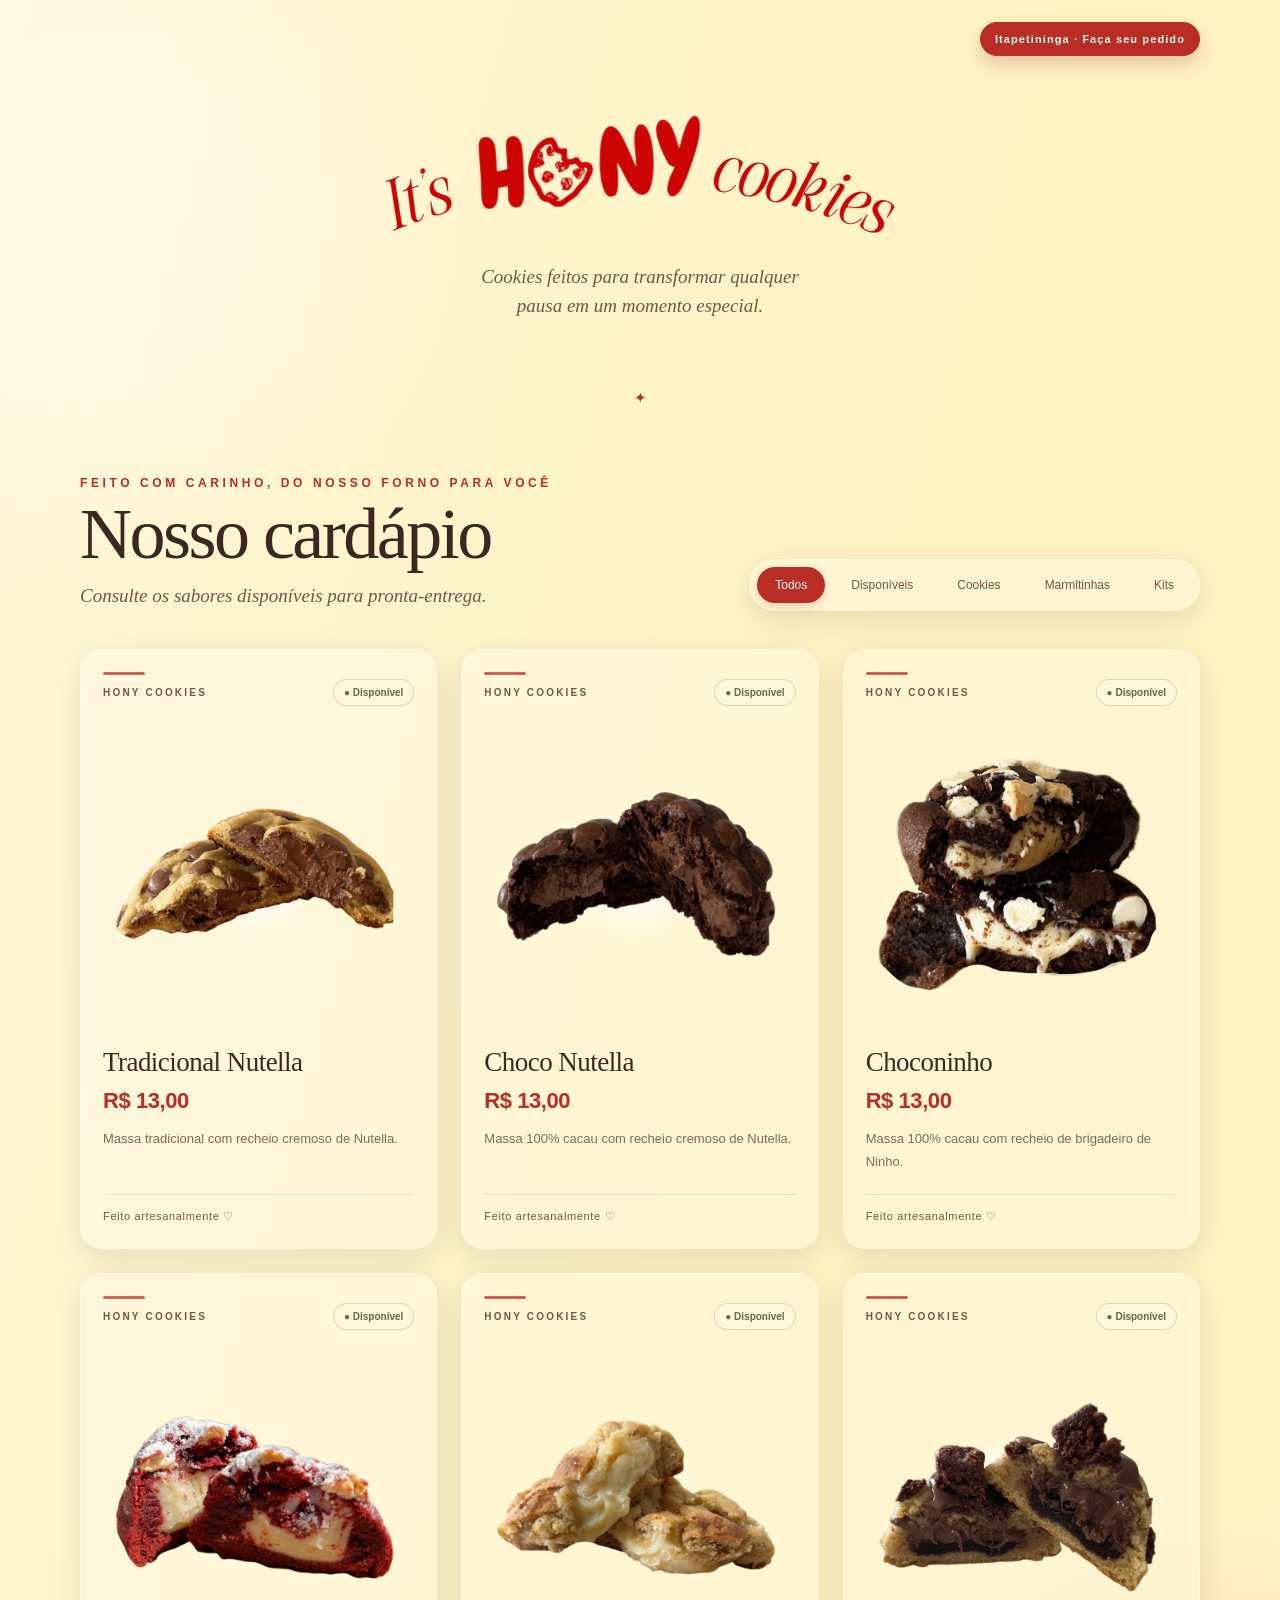
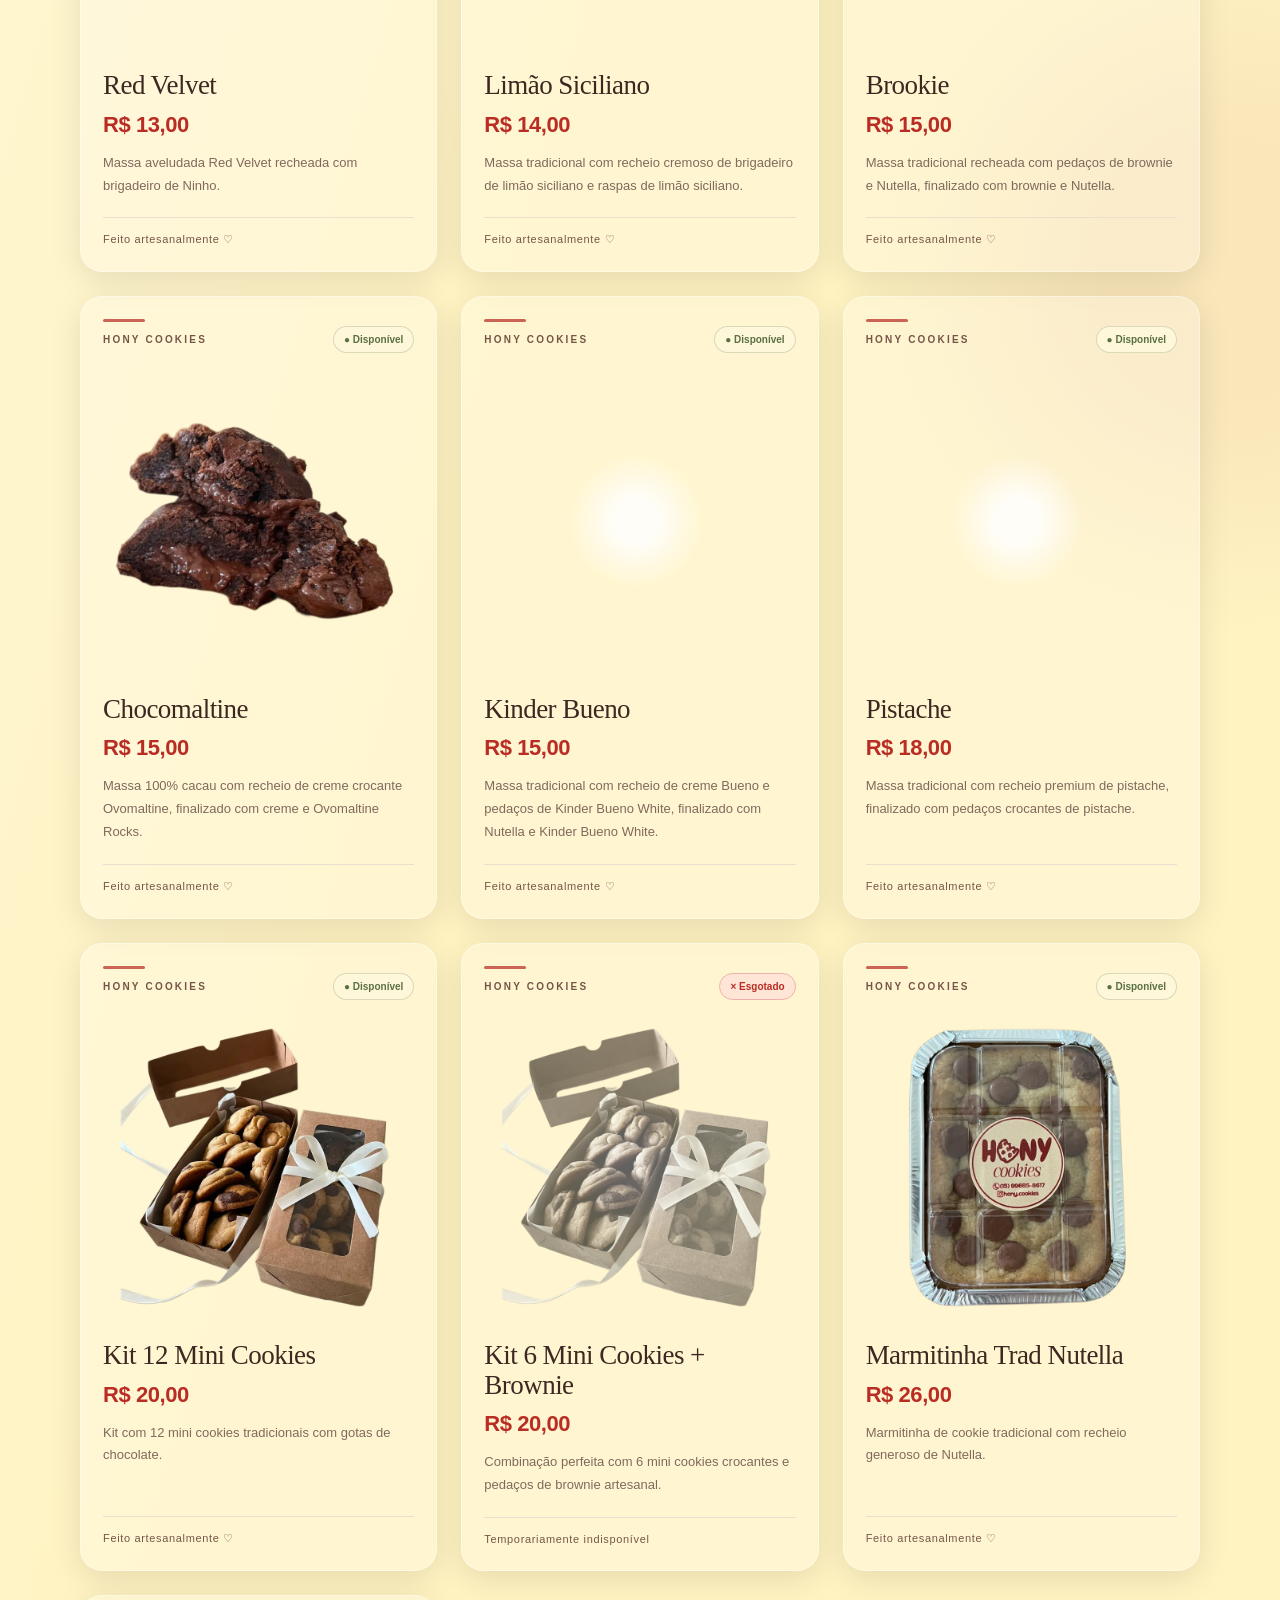
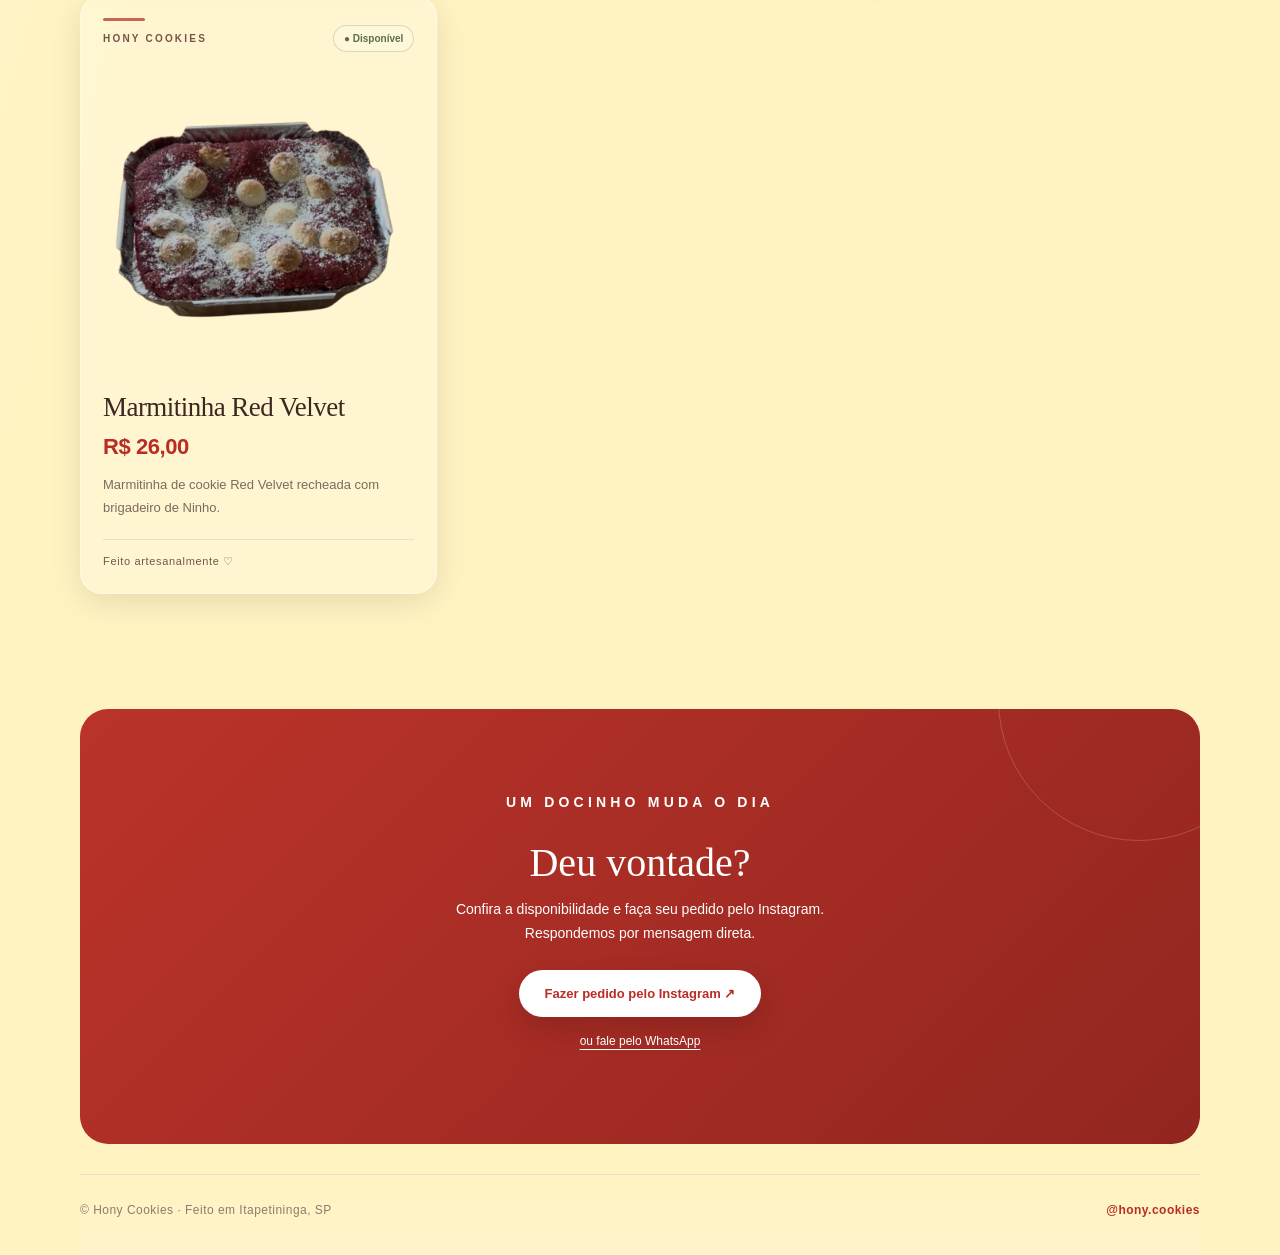
<file: index.html>
<!DOCTYPE html>
<html lang="pt-BR">
<head>
<meta charset="UTF-8">
<meta name="viewport" content="width=device-width, initial-scale=1">
<meta name="theme-color" content="#fff3c2">
<meta name="description" content="Cardápio Hony Cookies: cookies artesanais em Itapetininga. Confira os sabores disponíveis para pronta-entrega.">
<meta property="og:type" content="website">
<meta property="og:locale" content="pt_BR">
<meta property="og:title" content="Hony Cookies | nosso cardápio">
<meta property="og:description" content="Cookies artesanais em Itapetininga. Confira os sabores disponíveis para pronta-entrega.">
<meta property="og:url" content="https://lucaskyo.github.io/menu-landing-page/">
<meta property="og:image" content="https://lucaskyo.github.io/menu-landing-page/imagens/logo-hony.webp">
<meta name="twitter:card" content="summary">
<link rel="canonical" href="https://lucaskyo.github.io/menu-landing-page/">
<title>Hony Cookies | nosso cardápio</title>
<link rel="icon" href="imagens/icone-hony.webp" type="image/webp">
<script type="application/ld+json">
{
  "@context": "https://schema.org",
  "@type": "Bakery",
  "name": "Hony Cookies",
  "description": "Cookies artesanais em Itapetininga, SP.",
  "image": "https://lucaskyo.github.io/menu-landing-page/imagens/logo-hony.webp",
  "url": "https://lucaskyo.github.io/menu-landing-page/",
  "address": {
    "@type": "PostalAddress",
    "addressLocality": "Itapetininga",
    "addressRegion": "SP",
    "addressCountry": "BR"
  },
  "sameAs": ["https://www.instagram.com/hony.cookies/"]
}
</script>
<link rel="stylesheet" href="styles.css">
</head>
<body>
<div class="container">
<header>
 <div class="topline"><a class="local" href="#pedido">Itapetininga · Faça seu pedido</a></div>
 <div class="hero"><img class="logo" src="imagens/logo-hony.webp" alt="It's Hony Cookies"><p>Cookies feitos para transformar qualquer<br>pausa em um momento especial.</p></div>
</header>
<main>
 <section aria-labelledby="menu-title"><div class="heading"><div><p class="eyebrow">feito com carinho, do nosso<br class="mobile-break"> forno para você</p><h1 id="menu-title">Nosso cardápio</h1><p class="subtitle">Consulte os sabores disponíveis para pronta-entrega.</p></div><nav class="filter" aria-label="Filtrar cardápio"><button class="active" data-filter="todos" aria-pressed="true" type="button">Todos</button><button data-filter="disponiveis" aria-pressed="false" type="button">Disponíveis</button><button data-filter="cookie" aria-pressed="false" type="button">Cookies</button><button data-filter="marmitinha" aria-pressed="false" type="button">Marmitinhas</button><button data-filter="kit" aria-pressed="false" type="button">Kits</button></nav></div><p id="resultado-filtro" class="sr-only" aria-live="polite"></p><div class="grid" id="produtos" aria-live="off"></div></section>
 <section class="order" id="pedido"><p class="eyebrow">um docinho muda o dia</p><h2>Deu vontade?</h2><p>Confira a disponibilidade e faça seu pedido pelo Instagram.<br>Respondemos por mensagem direta.</p><a class="cta" href="https://www.instagram.com/hony.cookies/" target="_blank" rel="noopener noreferrer">Fazer pedido pelo Instagram ↗</a><a class="secondary" href="https://wa.me/5515996858617" target="_blank" rel="noopener noreferrer">ou fale pelo WhatsApp</a></section>
</main>
<footer><span>© Hony Cookies · Feito em Itapetininga, SP</span><span>@hony.cookies</span></footer>
</div>
<script src="app.js" defer></script>
</body>
</html>
</file>
<file: styles.css>
:root {
  --fundo:#fff3c2;
  --card:#fff;
  --vermelho:#b92d25;
  --vermelho-escuro:#8f211c;
  --marrom:#765548;
  --texto:#3d2821;
  --linha:#eaded1;
  --destaque:#f6dfad;
}

* { box-sizing:border-box; }
html {
  max-width:100%;
  overflow-x:hidden;
  scroll-behavior:smooth;
}
body {
  position:relative;
  max-width:100%;
  min-height:100vh;
  margin:0;
  overflow-x:hidden;
  color:var(--texto);
  font-family:Arial,Helvetica,sans-serif;
  -webkit-font-smoothing:antialiased;
  background:
    linear-gradient(to bottom right,rgba(255,255,255,.36) 0%,transparent 42%),
    radial-gradient(circle at 8% 5%,rgba(255,255,255,.28) 0 140px,transparent 360px),
    radial-gradient(circle at 96% 42%,rgba(232,190,159,.24) 0 130px,transparent 360px),
    var(--fundo);
}
a { color:inherit; text-decoration:none; }
button { font:inherit; }

.container {
  position:relative;
  width:min(1120px,calc(100% - 44px));
  max-width:100%;
  margin:auto;
}
.container,main,section,.heading,.grid { min-width:0; }

.topline {
  display:flex;
  align-items:center;
  justify-content:flex-end;
  min-height:56px;
  padding-top:22px;
}
.local {
  padding:10px 14px;
  color:#fff9ed;
  font-size:11px;
  font-weight:700;
  letter-spacing:.1em;
  border:1px solid var(--vermelho);
  border-radius:30px;
  background:var(--vermelho);
  box-shadow:0 8px 18px rgba(143,33,28,.22);
  transition:transform .2s;
}
.local:hover {
  color:#fff9ed;
  border-color:var(--vermelho);
  background:var(--vermelho);
  box-shadow:0 8px 18px rgba(143,33,28,.22);
  transform:scale(1.04);
}

.hero {
  position:relative;
  padding:58px 0 78px;
  text-align:center;
  background:transparent;
}
.hero::after {
  content:"✦";
  position:absolute;
  bottom:-12px;
  left:50%;
  padding:0 12px;
  color:var(--vermelho);
  font-size:15px;
  line-height:24px;
  background:transparent;
  transform:translateX(-50%);
}
.logo {
  display:block;
  width:min(510px,88%);
  height:auto;
  margin:0 auto 17px;
}
.hero p {
  max-width:590px;
  margin:0 auto;
  color:var(--marrom);
  font-family:Georgia,'Times New Roman',serif;
  font-size:clamp(11px,3.5vw,19px);
  font-style:italic;
  line-height:1.5;
}

.heading {
  position:relative;
  display:flex;
  align-items:end;
  justify-content:space-between;
  gap:20px;
  padding:78px 0 38px;
}
.heading>div:first-child {
  width:auto;
  max-width:620px;
}
.eyebrow {
  margin:0 0 10px;
  color:var(--vermelho);
  font-size:12px;
  font-weight:700;
  letter-spacing:.3em;
  text-transform:uppercase;
}
h1 {
  margin:0 0 12px;
  color:var(--texto);
  font-family:Georgia,'Times New Roman',serif;
  font-size:clamp(44px,6vw,72px);
  font-weight:400;
  letter-spacing:-.035em;
  line-height:.95;
}
.subtitle {
  max-width:none;
  margin:0;
  color:var(--marrom);
  font-family:Georgia,'Times New Roman',serif;
  font-size:clamp(11px,3.5vw,19px);
  font-style:italic;
  line-height:1.6;
  white-space:nowrap;
}

.filter {
  position:relative;
  z-index:0;
  display:flex;
  max-width:100%;
  flex-wrap:wrap;
  gap:8px;
  justify-content:flex-end;
  padding:7px;
  isolation:isolate;
  border:1px solid rgba(255,255,255,.4);
  border-radius:999px;
  background:rgba(255,255,255,.25);
  box-shadow:0 8px 32px rgba(0,0,0,.1);
}
.filter::before {
  content:"";
  position:absolute;
  z-index:0;
  top:var(--pill-y,7px);
  left:var(--pill-x,7px);
  width:var(--pill-width,0px);
  height:var(--pill-height,0px);
  pointer-events:none;
  border-radius:999px;
  background:var(--vermelho);
  box-shadow:0 5px 12px rgba(201,43,36,.16);
  transition:left .45s cubic-bezier(.22,1,.36,1),top .45s cubic-bezier(.22,1,.36,1),width .45s cubic-bezier(.22,1,.36,1),height .45s cubic-bezier(.22,1,.36,1);
}
.filter button {
  position:relative;
  z-index:1;
  padding:11px 18px;
  color:var(--marrom);
  font-size:12px;
  cursor:pointer;
  border:0;
  border-color:transparent;
  border-radius:100px;
  background:transparent;
  transition:color .2s,background .2s,border-color .2s,transform .2s,box-shadow .2s;
}
.filter button:hover,
.filter button.active,
.filter button.active:hover {
  color:var(--marrom);
  border-color:transparent;
  background:transparent;
  transform:none;
}
.filter button.active,
.filter button.active:hover { color:#fff; }
.filter button:focus-visible,
.cta:focus-visible,
.secondary:focus-visible {
  outline:3px solid rgba(201,43,36,.35);
  outline-offset:4px;
}

.grid {
  display:grid;
  grid-template-columns:repeat(3,minmax(0,1fr));
  gap:24px;
  padding-bottom:85px;
}
.product {
  position:relative;
  display:flex;
  min-width:0;
  flex-direction:column;
  padding:22px 22px 25px;
  overflow:hidden;
  border:1px solid rgba(255,255,255,.4);
  border-radius:22px;
  background:rgba(255,255,255,.25);
  box-shadow:0 8px 32px rgba(0,0,0,.1);
  transition:transform .25s ease,box-shadow .25s ease,border-color .25s ease;
}
.product::before {
  content:"";
  display:block;
  width:42px;
  height:3px;
  margin-bottom:4px;
  border-radius:99px;
  background:var(--vermelho);
  opacity:.72;
}
.product:hover {
  border-color:rgba(185,45,37,.3);
  box-shadow:0 22px 42px rgba(91,54,36,.15);
  transform:scale(1.04);
}
.product.is-filtering { will-change:transform,opacity; }
.cardtop {
  display:flex;
  align-items:center;
  justify-content:space-between;
  gap:8px;
}
.brand {
  color:var(--marrom);
  font-size:10px;
  font-weight:700;
  letter-spacing:.22em;
}
.status {
  padding:7px 10px;
  color:#597044;
  font-size:10px;
  font-weight:700;
  white-space:nowrap;
  border:1px solid rgba(89,112,68,.22);
  border-radius:50px;
  background:#fff7d9;
}
.status.sold {
  color:var(--vermelho);
  border-color:#edb1a7;
  background:#ffe5d6;
}
.photo {
  position:relative;
  display:flex;
  align-items:center;
  justify-content:center;
  width:100%;
  min-height:270px;
  margin:12px -4px 18px;
  aspect-ratio:1/1;
  border-radius:18px;
  background:radial-gradient(circle,#fffdf8 0 10%,transparent 30%);
}
.photo img {
  position:relative;
  z-index:1;
  width:100%;
  height:100%;
  object-fit:contain;
  transition:transform .35s ease,filter .35s ease;
}
.photo.image-error {
  border:1px dashed var(--linha);
}
.photo.image-error::after {
  content:"Imagem indisponível";
  color:var(--marrom);
  font-size:11px;
}
.product.unavailable .photo img { filter:grayscale(.65) opacity(.62); }
.product:hover .photo img { transform:scale(1.08) rotate(-2deg); }
.product.unavailable:hover .photo img { transform:none; }
.cardname {
  margin:0 0 9px;
  color:var(--texto);
  font-family:Georgia,'Times New Roman',serif;
  font-size:27px;
  font-weight:400;
  letter-spacing:-.02em;
  line-height:1.1;
  transition:color .2s;
}
.product:hover .cardname { color:var(--vermelho); }
.price {
  display:inline-block;
  margin:2px 0 14px;
  color:var(--vermelho);
  font-size:22px;
  font-weight:700;
  letter-spacing:-.02em;
}
.description {
  flex:1;
  margin:0;
  color:#80695d;
  font-size:13px;
  line-height:1.75;
}
.divider {
  height:1px;
  margin:20px 0 15px;
  background:var(--linha);
}
.footnote {
  color:var(--marrom);
  font-size:11px;
  letter-spacing:.06em;
}

.order {
  position:relative;
  margin-top:30px;
  padding:82px 20px 96px;
  overflow:hidden;
  color:#fff;
  text-align:center;
  border:0;
  border-radius:28px;
  background:linear-gradient(135deg,rgba(185,45,37,.97),rgba(142,31,26,.97));
}
.order::before {
  content:"";
  position:absolute;
  top:-150px;
  right:-80px;
  width:280px;
  height:280px;
  border:1px solid rgba(255,255,255,.18);
  border-radius:50%;
}
.order h2,
.order p,
.order .secondary {
  position:relative;
  color:#fff;
}
.order h2 {
  margin:0 0 12px;
  color:#fff;
  font-family:Georgia,serif;
  font-size:40px;
  font-weight:400;
}
.order p {
  margin:0 0 24px;
  font-size:14px;
  line-height:1.7;
}
.cta {
  position:relative;
  display:inline-flex;
  align-items:center;
  justify-content:center;
  gap:9px;
  padding:16px 26px;
  color:var(--vermelho);
  font-size:13px;
  font-weight:700;
  border-radius:100px;
  background:#fff;
  box-shadow:0 12px 26px rgba(70,20,15,.22);
  transition:transform .2s;
}
.cta:hover {
  color:var(--vermelho);
  background:#fff;
  box-shadow:0 12px 26px rgba(70,20,15,.22);
  transform:scale(1.04);
}
.secondary {
  display:block;
  margin-top:17px;
  color:var(--marrom);
  font-size:12px;
  text-decoration:underline;
  text-underline-offset:4px;
  transition:color .2s;
}
.secondary:hover { color:var(--vermelho); }

footer {
  display:flex;
  justify-content:space-between;
  gap:10px;
  margin-top:30px;
  padding:28px 0 38px;
  color:#92796c;
  font-size:12px;
  letter-spacing:.04em;
  border-top:1px solid var(--linha);
  background:linear-gradient(180deg,transparent,rgba(255,255,255,.12));
}
footer span:last-child {
  color:var(--vermelho);
  font-weight:700;
}
.empty {
  grid-column:1/-1;
  padding:45px;
  color:var(--marrom);
  text-align:center;
}
.sr-only {
  position:absolute;
  width:1px;
  height:1px;
  padding:0;
  margin:-1px;
  overflow:hidden;
  clip:rect(0,0,0,0);
  white-space:nowrap;
  border:0;
}
.mobile-break { display:none; }

@media (max-width:850px) {
  .grid { grid-template-columns:repeat(2,minmax(0,1fr)); }
  .heading {
    align-items:start;
    flex-direction:column;
  }
  .filter { justify-content:flex-start; }
  .hero { padding:26px 0 47px; }
}

@media (max-width:540px) {
  .container { width:min(100% - 24px,440px); }
  .topline { padding-top:15px; }
  .local { font-size:10px; }
  .hero { padding:42px 0 58px; }
  .hero p {
    max-width:100%;
    padding:0;
    font-size:clamp(11px,3.5vw,19px);
    white-space:nowrap;
  }
  .logo { width:95%; }
  .heading {
    padding:52px 0 28px;
    text-align:center;
  }
  .heading>div:first-child {
    width:100%;
    text-align:center;
  }
  .eyebrow {
    font-size:clamp(7px,2.5vw,12px);
    letter-spacing:clamp(.08em,.8vw,.3em);
    white-space:nowrap;
  }
  h1 {
    font-size:clamp(32px,10vw,72px);
    white-space:nowrap;
  }
  .subtitle {
    width:100%;
    font-size:clamp(11px,3.5vw,19px);
    line-height:1.4;
    white-space:nowrap;
  }
  .filter {
    width:100%;
    flex-wrap:wrap;
    justify-content:center;
    gap:3px;
    border-radius:22px;
  }
  .filter button {
    flex:1 1 auto;
    min-width:0;
    padding:10px 7px;
    white-space:nowrap;
    -webkit-tap-highlight-color:transparent;
  }
  .grid {
    grid-template-columns:1fr;
    gap:16px;
    padding-bottom:52px;
  }
  .product {
    padding:16px;
    border-radius:18px;
    box-shadow:0 6px 16px rgba(89,50,29,.06);
  }
  .product:hover {
    box-shadow:0 10px 20px rgba(91,54,36,.11);
    transform:scale(1.04);
  }
  .photo {
    min-height:190px;
    margin:12px -4px 18px;
  }
  .cardname { font-size:23px; }
  .order {
    margin-top:12px;
    padding:58px 18px 66px;
    border-radius:20px;
  }
  .order h2 { font-size:34px; }
  footer {
    flex-direction:column;
    align-items:center;
    gap:12px;
    text-align:center;
  }
  .mobile-break { display:block; }
}

@media (prefers-reduced-motion:reduce) {
  html { scroll-behavior:auto; }
  .local,
  .filter button,
  .product,
  .photo img,
  .cardname,
  .cta,
  .secondary,
  .filter::before {
    transition:none;
  }
  .product:hover,
  .product:hover .photo img,
  .filter button:hover {
    transform:none;
  }
}
</file>
